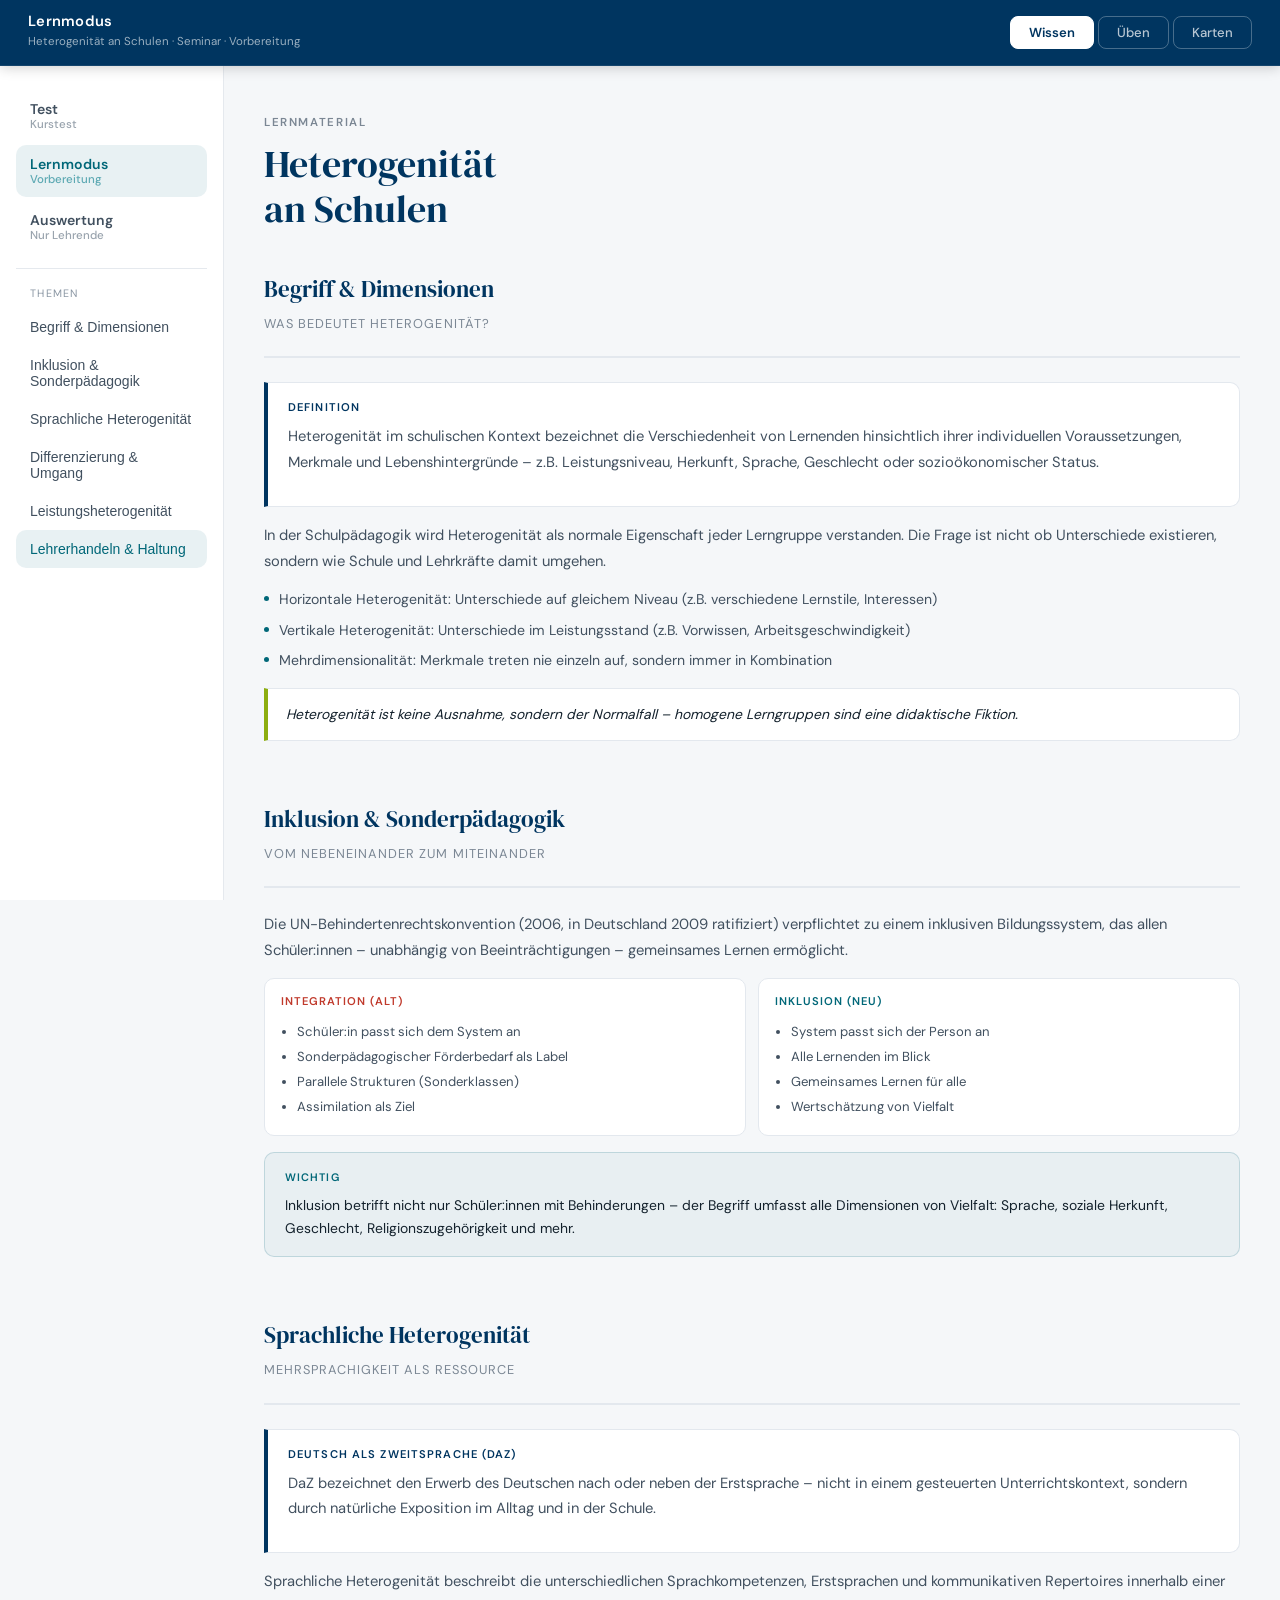
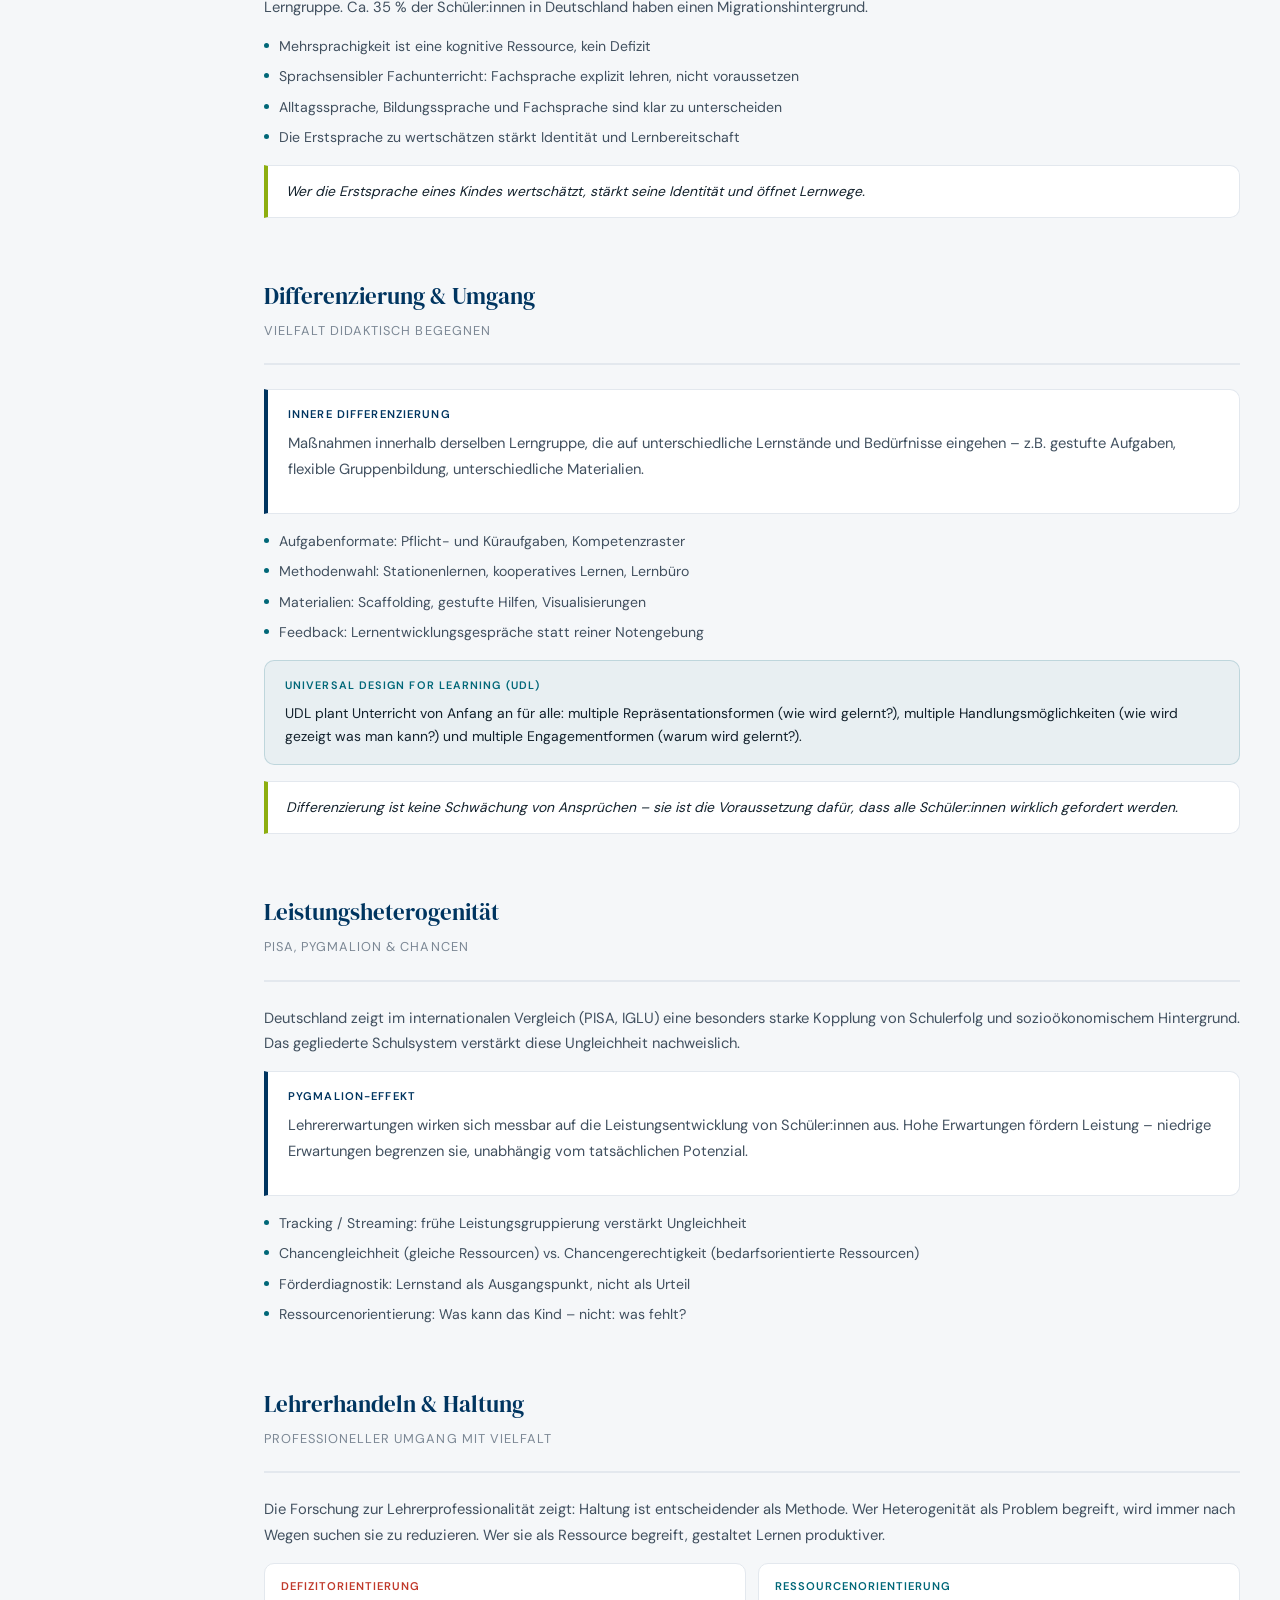
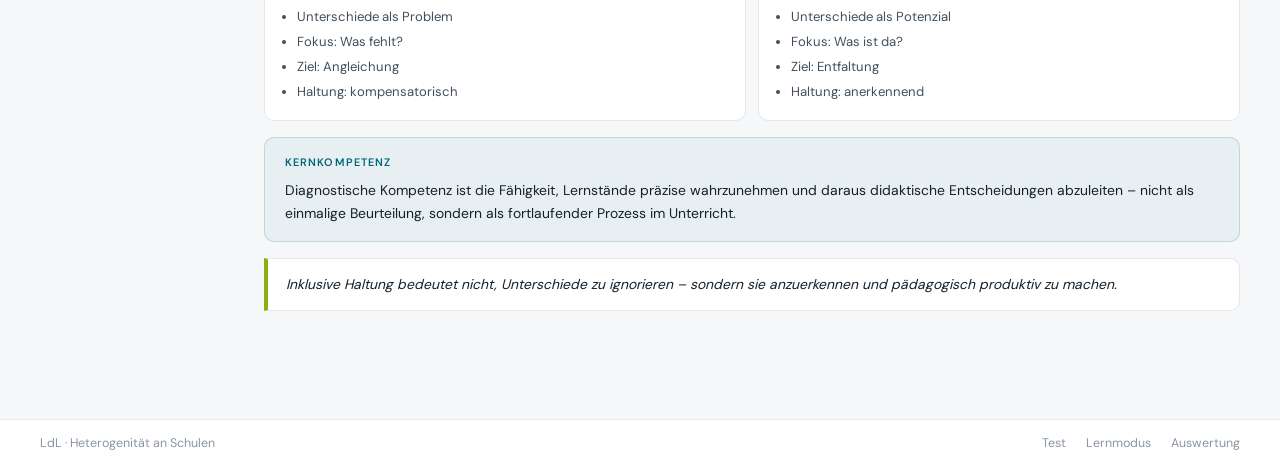
<file: tabs/learn/learn.html>
<!DOCTYPE html>
<html lang="de">
<head>
  <meta charset="UTF-8" />
  <meta name="viewport" content="width=device-width, initial-scale=1.0" />
  <title>LdL · Lernmodus · Heterogenität</title>
  <link rel="icon" type="image/svg+xml" href="../../meta/favicon/heterogenitaet-fav.svg" />  <link rel="stylesheet" href="../../meta/styles.css" />
  <link rel="stylesheet" href="../../meta/components/components.css" />
  <link rel="stylesheet" href="learn.css" />
</head>
<body class="app-shell">

  <div id="app-topbar"></div>

  <!-- ══ TAB: WISSEN ══════════════════════════ -->
  <div class="tab-panel active" id="tabWissen">
    <div class="layout">
      <div class="sidebar-slot" data-extra="topicNav"></div>
      <main class="content">
        <div class="content-inner">
          <div class="content-header">
            <div>
              <div class="eyebrow">Lernmaterial</div>
              <h1 class="page-title">Heterogenität<br>an Schulen</h1>
            </div>
          </div>
          <div id="wissenContent"></div>
        </div>
      </main>
    </div>
  </div>

  <!-- ══ TAB: ÜBEN ════════════════════════════ -->
  <div class="tab-panel" id="tabUeben">

    <!-- START SCREEN -->
    <div class="screen active" id="screenStart">
      <div class="layout">
        <div class="sidebar-slot"></div>
        <main class="content">
          <div class="content-inner">
            <div class="content-header">
              <div>
                <div class="eyebrow">Lernmodus</div>
                <h1 class="page-title">Bereit zum<br>Üben?</h1>
              </div>
            </div>
            <p class="start-desc">
              Zufällige Fragen aus dem gesamten Pool – ideal zur Vorbereitung auf das Praktikum
              oder zum Wiederholen nach dem Kurs. Die Reihenfolge wechselt bei jedem Durchgang.
            </p>
            <div class="feature-grid">
              <div class="feature-item">
                <div class="feature-label">Zufällige Reihenfolge</div>
                <div class="feature-sub">Neue Reihenfolge bei jedem Start</div>
              </div>
              <div class="feature-item">
                <div class="feature-label">Sofort-Feedback</div>
                <div class="feature-sub">Direkt nach jeder Antwort</div>
              </div>
              <div class="feature-item">
                <div class="feature-label">Wiederholbar</div>
                <div class="feature-sub">Beliebig oft nutzbar</div>
              </div>
              <div class="feature-item">
                <div class="feature-label">Auswertung</div>
                <div class="feature-sub">Ergebnis nach allen Fragen</div>
              </div>
            </div>
            <div class="submit-row">
              <button class="submit-btn" onclick="startLearn()">Jetzt starten</button>
            </div>
          </div>
        </main>
      </div>
    </div>

    <!-- QUESTION SCREEN -->
    <div class="screen" id="screenQuestion">
      <div class="layout">
        <aside class="sidebar" id="sidebarQuestion">
          <div class="q-progress-sidebar" id="qProgressSidebar"></div>
        </aside>
        <main class="content">
          <div class="content-inner">
            <div class="content-grid">
              <section id="questionArea"></section>
              <aside class="progress-rail">
                <span class="progress-label" id="progressText">0 / 0</span>
                <div class="progress-track">
                  <div class="progress-fill" id="progressFill" style="height:0%"></div>
                </div>
              </aside>
            </div>
          </div>
        </main>
      </div>
    </div>

    <!-- RESULT SCREEN -->
    <div class="screen" id="screenResult">
      <div class="layout">
        <div class="sidebar-slot"></div>
        <main class="content">
          <div class="content-inner">
            <div class="content-header">
              <div>
                <div class="eyebrow">Ergebnis</div>
                <h1 class="page-title" id="resultTitle">–</h1>
              </div>
              <div class="result-score-block" id="resultScoreBlock"></div>
            </div>
            <div id="resultThemes"></div>
            <div class="submit-row" style="gap:12px">
              <button class="btn-ghost" onclick="switchTab('wissen')">Inhalte nochmal lesen</button>
              <button class="submit-btn" onclick="startLearn()">Nochmal üben</button>
            </div>
          </div>
        </main>
      </div>
    </div>

  </div><!-- /tabUeben -->

  <!-- ══ TAB: KARTEN ═══════════════════════════ -->
  <div class="tab-panel" id="tabKarten">

    <!-- START SCREEN -->
    <div class="screen active" id="kartenScreenStart">
      <div class="layout">
        <div class="sidebar-slot"></div>
        <main class="content">
          <div class="content-inner">
            <div class="content-header">
              <div>
                <div class="eyebrow">Lernkarten</div>
                <h1 class="page-title">Begriffe<br>einprägen</h1>
              </div>
            </div>
            <p class="start-desc">
              Alle Definitionen und Merksätze als Karteikarten – Vorderseite zeigen,
              kurz nachdenken, dann umdrehen. Ideal zum gezielten Einprägen.
            </p>
            <div class="feature-grid">
              <div class="feature-item">
                <div class="feature-label">Alle Themen</div>
                <div class="feature-sub">Definitionen & Merksätze</div>
              </div>
              <div class="feature-item">
                <div class="feature-label">Selbstkontrolle</div>
                <div class="feature-sub">Karte umdrehen & vergleichen</div>
              </div>
              <div class="feature-item">
                <div class="feature-label">Zufällig</div>
                <div class="feature-sub">Neue Reihenfolge bei jedem Start</div>
              </div>
              <div class="feature-item">
                <div class="feature-label">Kein Zeitdruck</div>
                <div class="feature-sub">Im eigenen Tempo</div>
              </div>
            </div>
            <div class="submit-row">
              <button class="submit-btn" onclick="startKarten()">Karten starten</button>
            </div>
          </div>
        </main>
      </div>
    </div>

    <!-- KARTEN SCREEN -->
    <div class="screen" id="kartenScreenCard">
      <div class="layout">
        <div class="sidebar-slot"></div>
        <main class="content">
          <div class="content-inner">
            <div class="karten-progress" id="kartenProgress">1 / 1</div>
            <div class="karten-stage" id="kartenStage">
              <!-- Karte wird per JS gerendert -->
            </div>
            <div class="karten-controls" id="kartenControls">
              <button class="btn-ghost" onclick="kartenPrev()" id="kartenBtnPrev">← Zurück</button>
              <button class="submit-btn" onclick="kartenNext()" id="kartenBtnNext">Weiter →</button>
            </div>
          </div>
        </main>
      </div>
    </div>

    <!-- DONE SCREEN -->
    <div class="screen" id="kartenScreenDone">
      <div class="layout">
        <div class="sidebar-slot"></div>
        <main class="content">
          <div class="content-inner">
            <div class="content-header">
              <div>
                <div class="eyebrow">Fertig</div>
                <h1 class="page-title">Alle Karten<br>durch!</h1>
              </div>
            </div>
            <div class="submit-row" style="gap:12px">
              <button class="btn-ghost" onclick="switchTab('wissen')">Inhalte nochmal lesen</button>
              <button class="submit-btn" onclick="startKarten()">Nochmal</button>
            </div>
          </div>
        </main>
      </div>
    </div>

  </div><!-- /tabKarten -->

  <div id="app-footer"></div>

  <script src="../../meta/questions.js"></script>
  <script src="learn.js"></script>
  <script src="../../meta/components/components.js"></script>
</body>
</html>
</file>
<file: meta/styles.css>
/* =============================================
   LdL Assessment Tool · Meta Styles
   Shared: variables, reset, header, buttons,
           utilities, typography, responsive
   ============================================= */

@font-face {
  font-family: 'DM Serif Display';
  src: url('fonts/DMSerifDisplay-Regular.ttf') format('truetype');
  font-weight: 400;
  font-style: normal;
  font-display: swap;
}
@font-face {
  font-family: 'DM Serif Display';
  src: url('fonts/DMSerifDisplay-Italic.ttf') format('truetype');
  font-weight: 400;
  font-style: italic;
  font-display: swap;
}
@font-face {
  font-family: 'DM Sans';
  src: url('fonts/DMSans-Light.ttf') format('truetype');
  font-weight: 300;
  font-style: normal;
  font-display: swap;
}
@font-face {
  font-family: 'DM Sans';
  src: url('fonts/DMSans-Regular.ttf') format('truetype');
  font-weight: 400;
  font-style: normal;
  font-display: swap;
}
@font-face {
  font-family: 'DM Sans';
  src: url('fonts/DMSans-Medium.ttf') format('truetype');
  font-weight: 500;
  font-style: normal;
  font-display: swap;
}
@font-face {
  font-family: 'DM Sans';
  src: url('fonts/DMSans-SemiBold.ttf') format('truetype');
  font-weight: 600;
  font-style: normal;
  font-display: swap;
}



*, *::before, *::after { box-sizing: border-box; margin: 0; padding: 0; }

:root {
  --bg:        #F7F4EF;
  --bg-card:   #FFFFFF;
  --ink:       #1A1612;
  --ink-mid:   #5C5248;
  --ink-light: #9C9189;
  --accent:    #C1440E;
  --accent-lt: #F5E8E2;
  --green:     #2D7A4F;
  --green-lt:  #E3F2EA;
  --amber:     #B8860B;
  --amber-lt:  #FFF8E1;
  --border:    #E5DED5;
  --shadow:    0 2px 12px rgba(26,22,18,.07);
  --shadow-md: 0 4px 24px rgba(26,22,18,.11);
  --r:         12px;
  --r-sm:      8px;
}

body {
  font-family: 'DM Sans', sans-serif;
  background: var(--bg);
  color: var(--ink);
  min-height: 100vh;
  line-height: 1.6;
}

/* ─── HEADER ─────────────────────────────────── */
.site-header {
  position: sticky;
  top: 0;
  z-index: 100;
  background: var(--bg-card);
  border-bottom: 1px solid var(--border);
  box-shadow: 0 1px 8px rgba(26,22,18,.05);
}

.header-inner {
  display: flex;
  align-items: center;
  gap: 14px;
  padding: 14px 24px;
}

.logo-mark {
  font-family: 'DM Serif Display', serif;
  font-size: 1.1rem;
  background: var(--ink);
  color: #fff;
  padding: 4px 10px;
  border-radius: 6px;
  letter-spacing: .5px;
}

.course-tag {
  font-size: .8rem;
  font-weight: 500;
  color: var(--ink-mid);
  text-transform: uppercase;
  letter-spacing: .08em;
}

/* ─── BUTTONS ────────────────────────────────── */
.btn-primary {
  background: var(--ink);
  color: #fff;
  border: none;
  border-radius: var(--r-sm);
  padding: 14px 40px;
  font-family: 'DM Sans', sans-serif;
  font-size: .95rem;
  font-weight: 500;
  cursor: pointer;
  transition: background .2s, transform .1s;
  letter-spacing: .02em;
}

.btn-primary:hover  { background: #2d2620; transform: translateY(-1px); }
.btn-primary:active { transform: translateY(0); }

/* ─── TYPOGRAPHY HELPERS ─────────────────────── */
.eyebrow {
  font-size: .75rem;
  font-weight: 600;
  text-transform: uppercase;
  letter-spacing: .12em;
  color: var(--accent);
  margin-bottom: 12px;
}

.title-large {
  font-family: 'DM Serif Display', serif;
  font-size: clamp(2rem, 5vw, 2.8rem);
  line-height: 1.15;
  color: var(--ink);
  margin-bottom: 20px;
}

.title-large em {
  font-style: italic;
  color: var(--accent);
}

.body-text {
  color: var(--ink-mid);
  font-size: .95rem;
  margin-bottom: 28px;
  max-width: 380px;
  margin-left: auto;
  margin-right: auto;
}

/* ─── UTILITIES ──────────────────────────────── */
.hidden { display: none; }

/* ─── RESPONSIVE ─────────────────────────────── */
@media (max-width: 600px) {
  .header-inner { padding: 12px 16px; }
}
</file>
<file: meta/components/components.css>
/* =============================================
   meta/components/components.css
   Topbar (fixed), Sidebar, Footer, Toast
   ============================================= */

/* ─── TOPBAR ──────────────────────────────────── */

/* Fixed so sticky works regardless of flex/scroll context */
#app-topbar {
  position: fixed;
  top: 0;
  left: 0;
  right: 0;
  z-index: 200;
}

.topbar {
  height: 66px;
  background: #003560;
  color: white;
  display: flex;
  align-items: center;
  gap: 20px;
  padding: 0 28px;
  border-bottom: 1px solid rgba(255,255,255,.08);
  box-shadow: 0 2px 12px rgba(0,0,0,.18);
}

.topbar-logo {
  display: flex;
  align-items: center;
  text-decoration: none;
  flex-shrink: 0;
}

.topbar .logo-mark {
  font-family: 'DM Serif Display', serif;
  font-size: 1.25rem;
  background: white;
  color: #003560;
  padding: 4px 10px;
  border-radius: 6px;
  letter-spacing: .3px;
  line-height: 1;
  transition: opacity .15s;
}

.topbar-logo:hover .logo-mark { opacity: .85; }

.topbar-info {
  flex: 1;
  min-width: 0;
}

.topbar-title {
  font-size: .92rem;
  font-weight: 600;
  letter-spacing: .02em;
  line-height: 1.2;
  white-space: nowrap;
  overflow: hidden;
  text-overflow: ellipsis;
}

.topbar-sub {
  font-size: .72rem;
  opacity: .6;
  margin-top: 2px;
  white-space: nowrap;
  overflow: hidden;
  text-overflow: ellipsis;
}

/* Wissen/Üben tabs (nur learn.html) */
.topbar-tabs {
  display: flex;
  gap: 4px;
  flex-shrink: 0;
}

.topbar-tab {
  background: transparent;
  border: 1px solid rgba(255,255,255,.28);
  color: rgba(255,255,255,.72);
  padding: 7px 18px;
  border-radius: 8px;
  font-family: 'DM Sans', sans-serif;
  font-size: .82rem;
  font-weight: 500;
  cursor: pointer;
  transition: background .15s, color .15s, border-color .15s;
  white-space: nowrap;
}

.topbar-tab:hover {
  background: rgba(255,255,255,.1);
  color: white;
}

.topbar-tab.active {
  background: white;
  color: #003560;
  border-color: white;
  font-weight: 600;
}

/* Live-Bereich (nur stats.html) */
.topbar-right {
  display: flex;
  align-items: center;
  gap: 10px;
  flex-shrink: 0;
}

.live-dot-anim {
  width: 8px;
  height: 8px;
  border-radius: 50%;
  background: #6ee7b7;
  animation: livePulse 1.8s ease-in-out infinite;
}

@keyframes livePulse {
  0%, 100% { opacity: 1; transform: scale(1); }
  50%       { opacity: .5; transform: scale(1.35); }
}

.live-label-text {
  font-size: .75rem;
  color: #6ee7b7;
  font-weight: 600;
}

.btn-topbar-danger {
  border: 1px solid rgba(255,255,255,.35);
  background: transparent;
  color: white;
  padding: 8px 14px;
  border-radius: 8px;
  cursor: pointer;
  font-family: 'DM Sans', sans-serif;
  font-size: .78rem;
  font-weight: 500;
  transition: background .18s, border-color .18s;
  white-space: nowrap;
}

.btn-topbar-danger:hover {
  background: rgba(255,255,255,.12);
  border-color: rgba(255,255,255,.6);
}

/* ─── LAYOUT SHELL ────────────────────────────── */

/* 66px top padding compensates for fixed topbar */
.app-shell {
  margin: 0;
  padding-top: 66px;
  background: #f5f7f9;
  color: #13212c;
  font-family: 'DM Sans', sans-serif;
  min-height: 100vh;
}

.layout {
  display: grid;
  grid-template-columns: 224px 1fr;
  min-height: calc(100vh - 66px);
}

/* ─── SIDEBAR ─────────────────────────────────── */

.sidebar {
  background: white;
  border-right: 1px solid #e5e9ee;
  padding: 24px 16px;
  position: sticky;
  top: 66px;
  height: calc(100vh - 66px);
  overflow-y: auto;
  flex-shrink: 0;
}

.sidebar-nav {
  display: flex;
  flex-direction: column;
  gap: 4px;
}

.nav-item {
  display: flex;
  align-items: center;
  gap: 12px;
  padding: 11px 14px;
  border-radius: 10px;
  text-decoration: none;
  color: #41505f;
  font-size: .875rem;
  font-weight: 500;
  transition: background .15s, color .15s;
  cursor: pointer;
  border: none;
  background: none;
  text-align: left;
  width: 100%;
}

.nav-item:hover   { background: #f3f7fb; }
.nav-item.active  { background: rgba(0,103,120,.09); color: #006778; }

.nav-icon {
  font-size: 1.1rem;
  flex-shrink: 0;
  width: 1.5rem;
  text-align: center;
}

.nav-label {
  font-size: .88rem;
  font-weight: 600;
  line-height: 1.2;
}

.nav-sub {
  font-size: .72rem;
  color: #9aa4ae;
  margin-top: 1px;
  line-height: 1;
}

.nav-item.active .nav-sub { color: #5da9b3; }

.sidebar-divider {
  height: 1px;
  background: #e5e9ee;
  margin: 16px 0;
}

.sidebar-section-label {
  font-size: .67rem;
  text-transform: uppercase;
  letter-spacing: .12em;
  color: #8a96a3;
  padding: 0 14px;
  margin-bottom: 6px;
  margin-top: 4px;
}

/* ─── FOOTER ──────────────────────────────────── */

.site-footer {
  background: white;
  border-top: 1px solid #e5e9ee;
  padding: 14px 28px;
}

.footer-inner {
  display: flex;
  align-items: center;
  justify-content: space-between;
  gap: 16px;
  font-size: .78rem;
  color: #8a96a3;
  max-width: 1200px;
  margin: 0 auto;
}

.footer-nav {
  display: flex;
  gap: 20px;
}

.footer-nav a {
  color: #8a96a3;
  text-decoration: none;
  font-size: .78rem;
  transition: color .15s;
}

.footer-nav a:hover { color: #006778; }

/* ─── GLOBAL TOAST ────────────────────────────── */

.global-toast {
  position: fixed;
  bottom: 24px;
  left: 50%;
  transform: translateX(-50%) translateY(20px);
  background: #13212c;
  color: white;
  padding: 12px 22px;
  border-radius: 10px;
  font-size: .88rem;
  font-family: 'DM Sans', sans-serif;
  box-shadow: 0 8px 28px rgba(0,0,0,.22);
  z-index: 9999;
  opacity: 0;
  pointer-events: none;
  transition: opacity .25s, transform .25s;
  white-space: nowrap;
}

.global-toast.show {
  opacity: 1;
  transform: translateX(-50%) translateY(0);
}

.global-toast.success { background: #2D7A4F; }
.global-toast.error   { background: #C1440E; }

/* ─── RESPONSIVE ──────────────────────────────── */

@media (max-width: 768px) {
  .layout { grid-template-columns: 1fr; }
  .sidebar { display: none; }
  .topbar  { padding: 0 16px; gap: 12px; }
  .topbar-sub { display: none; }
  .footer-nav { display: none; }
}

.content-inner {
  max-width: 1200px;
  width: 100%;
  margin: 0 auto;
  padding: 48px 40px;
  box-sizing: border-box;
}

@media (max-width: 768px) {
  .content-inner { padding: 28px 20px; }
}

/* ─── MOBILE-NAV (Drawer + Toggle) ────────────── */
/* Auf Desktop komplett ausgeblendet – nur ≤768px aktiv */
.mobile-nav-toggle,
.mobile-nav-drawer,
.mobile-nav-backdrop { display: none; }

@media (max-width: 768px) {
  .mobile-nav-toggle {
    display: flex;
    flex-direction: column;
    justify-content: center;
    align-items: center;
    gap: 5px;
    position: fixed;
    left: 16px;
    bottom: 16px;
    width: 52px;
    height: 52px;
    border: none;
    border-radius: 50%;
    background: #003560;
    box-shadow: 0 6px 18px rgba(0,53,96,.35);
    cursor: pointer;
    z-index: 600;
    -webkit-tap-highlight-color: transparent;
  }
  .mnt-bar {
    width: 22px;
    height: 2px;
    background: #fff;
    border-radius: 2px;
    transition: transform .25s ease, opacity .2s ease;
  }
  /* Toggle wird zum X, wenn offen */
  body.mobile-nav-open .mnt-bar:nth-child(1) { transform: translateY(7px) rotate(45deg); }
  body.mobile-nav-open .mnt-bar:nth-child(2) { opacity: 0; }
  body.mobile-nav-open .mnt-bar:nth-child(3) { transform: translateY(-7px) rotate(-45deg); }

  .mobile-nav-backdrop {
    display: block;
    position: fixed;
    inset: 0;
    background: rgba(10,20,30,.45);
    opacity: 0;
    pointer-events: none;
    transition: opacity .25s ease;
    z-index: 590;
  }
  body.mobile-nav-open .mobile-nav-backdrop { opacity: 1; pointer-events: auto; }

  .mobile-nav-drawer {
    display: flex;
    flex-direction: column;
    gap: 6px;
    position: fixed;
    left: 0;
    bottom: 0;
    width: min(82vw, 300px);
    max-height: 80vh;
    overflow-y: auto;
    padding: 20px 16px calc(84px + env(safe-area-inset-bottom, 0px));
    background: #fff;
    border-top-right-radius: 18px;
    box-shadow: 0 -8px 32px rgba(0,0,0,.18);
    transform: translateX(-100%);
    transition: transform .28s cubic-bezier(.4,0,.2,1);
    z-index: 595;
  }
  body.mobile-nav-open .mobile-nav-drawer { transform: translateX(0); }

  .mobile-nav-head {
    font-size: .7rem;
    font-weight: 700;
    text-transform: uppercase;
    letter-spacing: .12em;
    color: #7b8794;
    padding: 4px 12px 8px;
  }
  .mobile-nav-item {
    display: flex;
    flex-direction: column;
    gap: 2px;
    padding: 13px 14px;
    border-radius: 12px;
    text-decoration: none;
    color: #16212d;
  }
  .mobile-nav-item:active { background: #f3f7fb; }
  .mobile-nav-item.active { background: rgba(0,103,120,.09); }
  .mobile-nav-label { font-size: .95rem; font-weight: 600; color: #003560; }
  .mobile-nav-item.active .mobile-nav-label { color: #006778; }
  .mobile-nav-sub { font-size: .76rem; color: #7b8794; }
}
</file>
<file: tabs/learn/learn.css>
/* =============================================
   learn.css  –  NUR page-spezifische Styles
   Topbar / Sidebar / Footer → components.css
   ============================================= */

/* ── TAB PANELS ──────────────────────────────── */
.tab-panel { display: none; }
.tab-panel.active { display: block; }

/* ── CONTENT AREA ────────────────────────────── */
.content {
  padding: 0;
}

.content-header {
  display: flex;
  justify-content: space-between;
  align-items: flex-start;
  margin-bottom: 40px;
}

.eyebrow {
  font-size: .72rem;
  text-transform: uppercase;
  letter-spacing: .14em;
  color: #7b8794;
  margin-bottom: 10px;
}

.page-title {
  font-family: 'DM Serif Display', serif;
  font-size: 2.4rem;
  font-weight: 400;
  margin: 0;
  color: #003560;
  line-height: 1.15;
}

/* ══ WISSEN TAB ═══════════════════════════════ */

.topic-section { margin-bottom: 60px; scroll-margin-top: 90px; }

.topic-section-title {
  font-family: 'DM Serif Display', serif;
  font-size: 1.45rem;
  font-weight: 400;
  color: #003560;
  margin: 0 0 6px;
}

.topic-section-sub {
  font-size: .8rem;
  color: #7b8794;
  margin-bottom: 22px;
  text-transform: uppercase;
  letter-spacing: .08em;
}

.topic-divider { height: 2px; background: #e3e8ee; margin-bottom: 24px; }

.content-block p {
  font-size: .92rem;
  line-height: 1.75;
  color: #41505f;
  margin-bottom: 14px;
}

.def-card {
  background: white;
  border: 1px solid #e3e8ee;
  border-left: 4px solid #003560;
  border-radius: 0 10px 10px 0;
  padding: 16px 20px;
  margin-bottom: 16px;
}

.def-term {
  font-size: .7rem;
  font-weight: 700;
  text-transform: uppercase;
  letter-spacing: .1em;
  color: #003560;
  margin-bottom: 7px;
}

.def-text { font-size: .88rem; line-height: 1.65; color: #13212c; margin: 0; }

.key-points {
  list-style: none;
  padding: 0;
  margin: 0 0 16px;
  display: flex;
  flex-direction: column;
  gap: 8px;
}

.key-points li {
  display: flex;
  align-items: flex-start;
  gap: 10px;
  font-size: .88rem;
  line-height: 1.6;
  color: #41505f;
}

.key-points li::before {
  content: '';
  width: 5px;
  height: 5px;
  border-radius: 50%;
  background: #006778;
  flex-shrink: 0;
  margin-top: 8px;
}

.highlight-box {
  background: rgba(0,103,120,.05);
  border: 1px solid rgba(0,103,120,.18);
  border-radius: 10px;
  padding: 16px 20px;
  margin-bottom: 16px;
}

.highlight-box .hb-label {
  font-size: .68rem;
  font-weight: 700;
  text-transform: uppercase;
  letter-spacing: .1em;
  color: #006778;
  margin-bottom: 8px;
}

.highlight-box p { font-size: .87rem; line-height: 1.65; color: #13212c; margin: 0; }

.compare-grid {
  display: grid;
  grid-template-columns: 1fr 1fr;
  gap: 12px;
  margin-bottom: 16px;
}

.compare-col {
  background: white;
  border: 1px solid #e3e8ee;
  border-radius: 10px;
  padding: 14px 16px;
}

.compare-col-title {
  font-size: .7rem;
  font-weight: 700;
  text-transform: uppercase;
  letter-spacing: .09em;
  margin-bottom: 10px;
}

.compare-col.col-a .compare-col-title { color: #c0392b; }
.compare-col.col-b .compare-col-title { color: #006778; }

.compare-col ul { padding-left: 16px; margin: 0; }
.compare-col li { font-size: .82rem; line-height: 1.6; color: #41505f; margin-bottom: 4px; }

.merksatz {
  background: white;
  border: 1px solid #e3e8ee;
  border-left: 4px solid #8dae10;
  border-radius: 0 10px 10px 0;
  padding: 14px 18px;
  margin-bottom: 16px;
}

.merksatz p { font-size: .87rem; line-height: 1.65; color: #13212c; margin: 0; font-style: italic; }

/* ══ ÜBEN TAB ═════════════════════════════════ */

.screen { display: none; }
.screen.active { display: block; }

.start-desc {
  font-size: .92rem;
  line-height: 1.7;
  color: #41505f;
  max-width: 540px;
  margin-bottom: 28px;
}

.feature-grid {
  display: grid;
  grid-template-columns: 1fr 1fr;
  gap: 12px;
  max-width: 540px;
  margin-bottom: 40px;
}

.feature-item { background: white; border: 1px solid #e3e8ee; border-radius: 10px; padding: 14px 16px; }
.feature-label { font-size: .85rem; font-weight: 600; color: #13212c; margin-bottom: 3px; }
.feature-sub   { font-size: .77rem; color: #7b8794; }

.submit-row {
  display: flex;
  justify-content: flex-end;
  align-items: center;
  gap: 12px;
  margin-top: 40px;
}

.submit-btn {
  background: #003560;
  color: white;
  border: none;
  border-radius: 12px;
  padding: 16px 34px;
  font-family: 'DM Sans', sans-serif;
  font-size: .92rem;
  font-weight: 600;
  cursor: pointer;
  transition: .2s ease;
}

.submit-btn:hover { background: #005b73; transform: translateY(-1px); }

.btn-ghost {
  background: transparent;
  border: 1px solid #d7dee5;
  border-radius: 12px;
  padding: 15px 28px;
  font-family: 'DM Sans', sans-serif;
  font-size: .9rem;
  font-weight: 500;
  color: #41505f;
  cursor: pointer;
  transition: border-color .15s, color .15s;
}

.btn-ghost:hover { border-color: #006778; color: #006778; }

/* ── Question Screen ────────────────────────── */

.content-grid {
  display: grid;
  grid-template-columns: 1fr 90px;
  gap: 40px;
  align-items: start;
}

.progress-rail {
  position: sticky;
  top: calc(66px + 32px);
  display: flex;
  flex-direction: column;
  align-items: center;
  gap: 14px;
}

.progress-label { font-size: .8rem; color: #6c7b88; }

.progress-track {
  width: 10px;
  height: 200px;
  background: #e1e8ee;
  border-radius: 999px;
  overflow: hidden;
  position: relative;
}

.progress-fill {
  width: 100%;
  height: 0%;
  background: linear-gradient(to top, #8dae10, #006778);
  transition: height .3s ease;
  border-radius: 999px;
}

/* Question progress dots in sidebar */
.q-progress-sidebar { padding: 8px 0; display: flex; flex-direction: column; gap: 6px; }

.q-sidebar-item {
  font-size: .8rem;
  padding: 8px 14px;
  border-radius: 8px;
  color: #7b8794;
  background: none;
  display: flex;
  align-items: center;
  gap: 8px;
}

.q-sidebar-item.done    { color: #006778; }
.q-sidebar-item.current { background: rgba(0,103,120,.08); color: #006778; font-weight: 600; }

.q-dot {
  width: 7px;
  height: 7px;
  border-radius: 50%;
  background: #dbe3ea;
  flex-shrink: 0;
}

.q-sidebar-item.done    .q-dot { background: #8dae10; }
.q-sidebar-item.current .q-dot { background: #006778; }

/* Question blocks (same as test.css) */
.question-block {
  background: white;
  border: 1px solid #e3e8ee;
  border-radius: 14px;
  padding: 28px;
  margin-bottom: 0;
}

.question-theme {
  font-size: .72rem;
  text-transform: uppercase;
  letter-spacing: .12em;
  color: #7d8792;
  margin-bottom: 10px;
  display: flex;
  align-items: center;
  gap: 10px;
}

.diff-badge { font-size: .68rem; font-weight: 700; padding: 2px 8px; border-radius: 100px; }
.diff-leicht { background: rgba(141,174,16,.12); color: #5a7a04; }
.diff-mittel  { background: rgba(184,134,11,.1);  color: #7a5800; }
.diff-schwer  { background: rgba(192,57,43,.1);   color: #8b1a0e; }

.question-text { font-size: 1.05rem; line-height: 1.6; color: #16212d; margin-bottom: 22px; }

.options { display: flex; flex-direction: column; gap: 10px; margin-bottom: 18px; }

.option {
  border: 1px solid #d7dee5;
  border-radius: 10px;
  padding: 14px 16px;
  cursor: pointer;
  transition: .15s ease;
  background: #fbfcfd;
  font-size: .9rem;
  color: #16212d;
  text-align: left;
  font-family: 'DM Sans', sans-serif;
  display: flex;
  align-items: flex-start;
  gap: 12px;
}

.option:hover:not(:disabled) { border-color: #006778; background: rgba(0,103,120,.04); }

.option-letter {
  display: inline-flex;
  align-items: center;
  justify-content: center;
  min-width: 22px;
  height: 22px;
  border-radius: 6px;
  border: 1px solid #d7dee5;
  font-size: .68rem;
  font-weight: 700;
  flex-shrink: 0;
  background: white;
  color: #7b8794;
  margin-top: 1px;
}

.option.correct { border-color: #006778; background: rgba(0,103,120,.07); color: #003560; }
.option.correct .option-letter { background: #006778; color: white; border-color: #006778; }
.option.wrong   { border-color: #c0392b; background: rgba(192,57,43,.06); color: #7a1b10; }
.option.wrong   .option-letter { background: #c0392b; color: white; border-color: #c0392b; }

.feedback-box {
  display: flex;
  align-items: flex-start;
  gap: 10px;
  padding: 13px 16px;
  border-radius: 10px;
  font-size: .86rem;
  line-height: 1.55;
  margin-bottom: 20px;
}

.feedback-box.hidden { display: none; }
.feedback-box.correct-fb { background: rgba(0,103,120,.07); border: 1px solid rgba(0,103,120,.2); color: #003d47; }
.feedback-box.wrong-fb   { background: rgba(192,57,43,.06); border: 1px solid rgba(192,57,43,.2); color: #7a1b10; }

.fb-icon { font-size: 1rem; flex-shrink: 0; margin-top: 1px; }

.q-footer { display: flex; justify-content: flex-end; }

.btn-next {
  background: #003560;
  color: white;
  border: none;
  border-radius: 10px;
  padding: 12px 26px;
  font-family: 'DM Sans', sans-serif;
  font-size: .88rem;
  font-weight: 600;
  cursor: pointer;
  transition: background .2s, transform .1s;
}

.btn-next:hover:not(:disabled) { background: #005b73; transform: translateY(-1px); }
.btn-next:disabled { opacity: .3; cursor: not-allowed; }

/* ── Result Screen ────────────────────────────── */

.result-score-block { text-align: right; }
.result-score-big { font-family: 'DM Serif Display', serif; font-size: 3rem; color: #003560; line-height: 1; }
.result-score-sub { font-size: .8rem; color: #7b8794; margin-top: 4px; }

.result-themes { display: flex; flex-direction: column; gap: 10px; max-width: 600px; margin-bottom: 12px; }

.rt-row {
  background: white;
  border: 1px solid #e3e8ee;
  border-radius: 10px;
  padding: 14px 18px;
  display: grid;
  grid-template-columns: 1fr auto 100px;
  align-items: center;
  gap: 16px;
}

.rt-name  { font-size: .88rem; color: #13212c; font-weight: 500; }
.rt-score { font-size: .82rem; font-weight: 700; white-space: nowrap; }
.rt-high  { color: #006778; }
.rt-mid   { color: #8a6500; }
.rt-low   { color: #c0392b; }

.rt-bar-track { height: 6px; background: #e3e8ee; border-radius: 999px; overflow: hidden; }
.rt-bar-fill  { height: 100%; border-radius: 999px; transition: width .6s ease; }
.rt-fill-high { background: #8dae10; }
.rt-fill-mid  { background: #d6a400; }
.rt-fill-low  { background: #c0392b; }

/* ── RESPONSIVE ──────────────────────────────── */
@media (max-width: 768px) {
  .content { padding: 0; }
  .content-grid { grid-template-columns: 1fr; }
  .progress-rail { display: none; }
  .feature-grid  { grid-template-columns: 1fr; }
  .compare-grid  { grid-template-columns: 1fr; }
}

/* ══ KARTEN TAB ════════════════════════════════ */

.karten-progress {
  font-size: .8rem;
  color: #7b8794;
  margin-bottom: 24px;
  text-align: center;
}

.karten-stage {
  display: flex;
  justify-content: center;
  margin-bottom: 28px;
  perspective: 1000px;
}

/* ── Die Karte ─────────────────────────────── */
.karte {
  width: 100%;
  max-width: 560px;
  min-height: 280px;
  cursor: pointer;
  perspective: 1000px;
  user-select: none;
}

.karte-inner {
  position: relative;
  width: 100%;
  min-height: 280px;
  transition: transform .45s cubic-bezier(.4,0,.2,1);
  transform-style: preserve-3d;
}

.karte-inner.flipped {
  transform: rotateY(180deg);
}

.karte-front,
.karte-back {
  position: absolute;
  inset: 0;
  backface-visibility: hidden;
  -webkit-backface-visibility: hidden;
  border-radius: 18px;
  padding: 36px 40px;
  display: flex;
  flex-direction: column;
}

.karte-front {
  background: #fff;
  border: 1px solid #e5ded5;
  box-shadow: 0 4px 24px rgba(26,22,18,.09);
  justify-content: center;
  align-items: center;
  text-align: center;
}

.karte-back {
  background: #003560;
  color: #fff;
  transform: rotateY(180deg);
  justify-content: center;
}

.karte-badge {
  font-size: .68rem;
  font-weight: 700;
  text-transform: uppercase;
  letter-spacing: .14em;
  color: #9c9189;
  margin-bottom: 20px;
  align-self: flex-start;
  width: 100%;
  text-align: left;
}

.karte-badge-back {
  color: rgba(255,255,255,.4);
}

.karte-front-text {
  font-family: 'DM Serif Display', serif;
  font-size: clamp(1.3rem, 3vw, 1.9rem);
  font-weight: 400;
  color: #003560;
  line-height: 1.2;
  margin-bottom: auto;
  margin-top: auto;
}

.karte-back-text {
  font-size: .92rem;
  line-height: 1.7;
  color: rgba(255,255,255,.88);
}

.karte-hint {
  font-size: .75rem;
  color: #b0bcc8;
  margin-top: 24px;
}

/* ── Controls ──────────────────────────────── */
.karten-controls {
  display: flex;
  justify-content: center;
  gap: 12px;
  max-width: 560px;
  margin: 0 auto;
}
</file>
